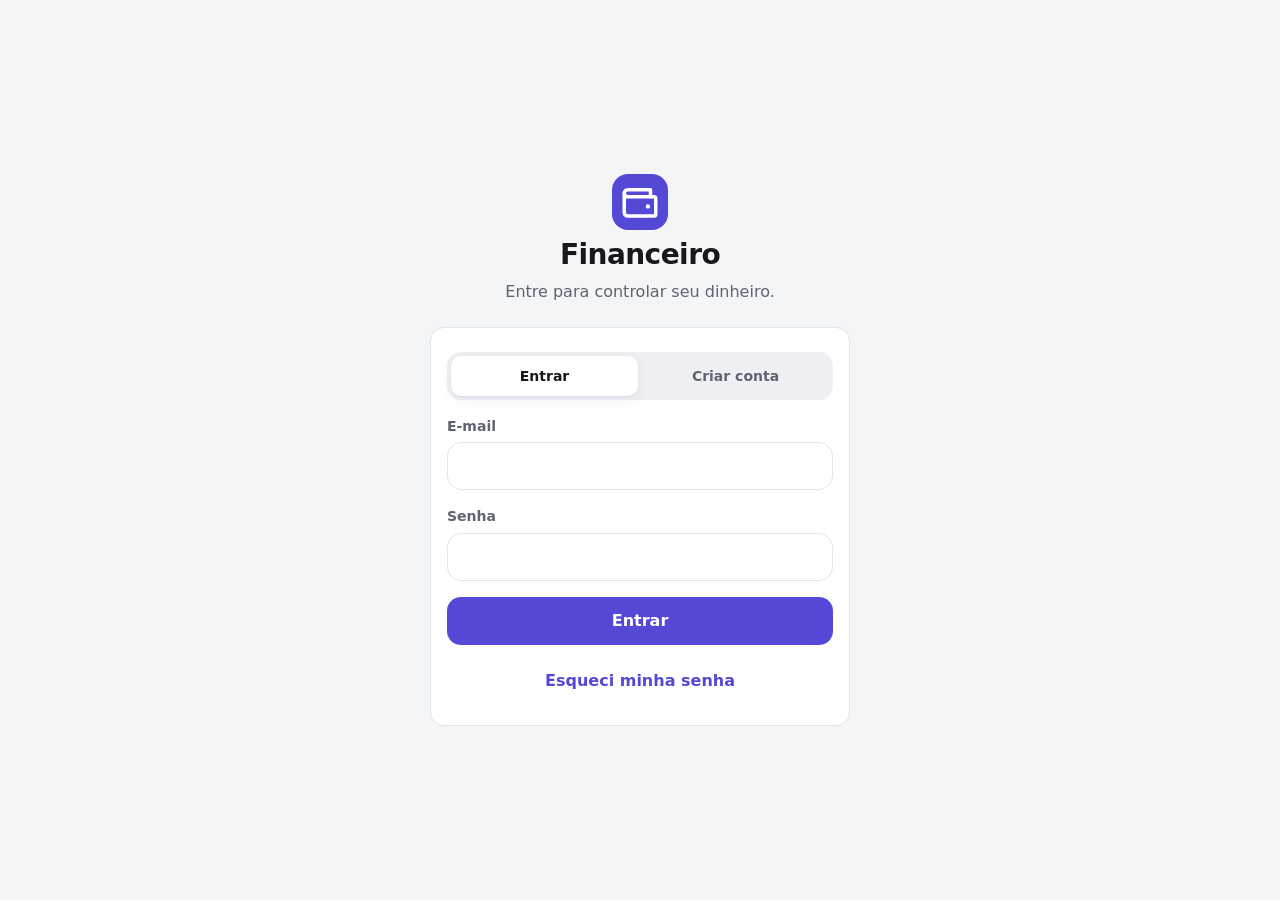
<file: index.html>
<!doctype html>
<html lang="pt-BR" data-theme="light">
<head>
  <meta charset="utf-8">
  <meta name="viewport" content="width=device-width, initial-scale=1, viewport-fit=cover">
  <title>Financeiro</title>
  <!-- CSP: só código do próprio site; conexões apenas com o Supabase. 'unsafe-inline' só em style
       (o app usa style="" para larguras e cores). frame-ancestors não funciona em <meta>; ver README. -->
  <meta http-equiv="Content-Security-Policy" content="default-src 'self'; script-src 'self'; style-src 'self' 'unsafe-inline'; img-src 'self' data:; font-src 'self'; connect-src 'self' https://*.supabase.co; manifest-src 'self'; object-src 'none'; base-uri 'self'; form-action 'self'">
  <meta name="referrer" content="strict-origin-when-cross-origin">
  <meta name="theme-color" content="#f4f5f7">
  <meta name="color-scheme" content="light dark">
  <link rel="manifest" href="manifest.webmanifest">
  <link rel="icon" href="assets/icons/icon.svg" type="image/svg+xml">
  <script src="js/theme-init.js"></script>
  <link rel="stylesheet" href="css/variables.css">
  <link rel="stylesheet" href="css/global.css">
  <link rel="stylesheet" href="css/components.css">
  <link rel="stylesheet" href="css/dashboard.css">
  <link rel="stylesheet" href="css/forms.css">
  <link rel="stylesheet" href="css/cards.css">
  <link rel="stylesheet" href="css/charts.css">
  <link rel="stylesheet" href="css/responsive.css">
</head>
<body>
  <div class="app">
    <aside class="sidebar" id="sidebar"></aside>
    <main class="app-main" id="outlet" tabindex="-1">
      <div class="page" aria-busy="true">
        <div class="skeleton skeleton-line" style="width:40%"></div>
        <div class="skeleton skeleton-block"></div>
        <div class="skeleton skeleton-block"></div>
      </div>
    </main>
    <nav class="bottom-nav" id="bottom-nav" aria-label="Principal"></nav>
  </div>

  <div class="app-main" id="setup-notice" hidden>
    <div class="page">
      <h1>Configuração necessária</h1>
      <div class="card">
        <p>Abra <code>js/config.js</code> e preencha <code>SUPABASE_URL</code> e
        <code>SUPABASE_ANON_KEY</code> com os dados do seu projeto Supabase
        (Project Settings &rarr; API). Detalhes no README.</p>
      </div>
    </div>
  </div>

  <noscript>Este aplicativo precisa de JavaScript para funcionar.</noscript>
  <script type="module" src="js/app.js"></script>
</body>
</html>
</file>
<file: css/variables.css>
/*
 * Tokens de design. É o ÚNICO lugar com cores literais: o resto do CSS
 * usa var(--token). O tema é escolhido por [data-theme] no <html>
 * (definido por js/core/theme.js; o script inline do <head> evita "flash").
 */
:root,
:root[data-theme="light"] {
  color-scheme: light;

  --background: #f4f5f7;
  --surface: #ffffff;
  --surface-2: #eef0f4;
  --text: #16181d;
  --text-secondary: #5d6472;
  --border: #e2e5ea;

  --primary: #5648d6;
  --primary-hover: #4a3dc4;
  --primary-soft: #ecebfb;
  --primary-contrast: #ffffff;

  --success: #15803d;
  --success-soft: #e3f4e9;
  --danger: #c62828;
  --danger-soft: #fbe6e6;
  --warning: #b45309;
  --warning-soft: #fdf0dc;

  /* Gráficos: paleta categórica validada (ordem fixa; ver tests/README dataviz). Slots 1-2 =
     receitas × despesas; 1-6 = fatias da rosca em ordem de tamanho. "outros" = cinza neutro. */
  --viz-1: #2a78d6; --viz-2: #eb6834; --viz-3: #1baf7a;
  --viz-4: #eda100; --viz-5: #e87ba4; --viz-6: #008300;
  --viz-other: #898781;

  --overlay: rgba(15, 17, 22, 0.5);
  --shadow: 0 1px 2px rgba(16, 24, 40, 0.06), 0 4px 16px rgba(16, 24, 40, 0.06);
  --shadow-lg: 0 12px 40px rgba(16, 24, 40, 0.18);
}

:root[data-theme="dark"] {
  color-scheme: dark;

  --background: #0e1014;
  --surface: #171a20;
  --surface-2: #20242c;
  --text: #eceef2;
  --text-secondary: #9aa1af;
  --border: #292e38;

  --primary: #8b80ff;
  --primary-hover: #a097ff;
  --primary-soft: #26234a;
  --primary-contrast: #0e0c26;

  --success: #4ade80;
  --success-soft: #13301f;
  --danger: #ff6b6b;
  --danger-soft: #3a1a1a;
  --warning: #fbbf24;
  --warning-soft: #3a2c10;

  --viz-1: #3987e5; --viz-2: #d95926; --viz-3: #199e70;
  --viz-4: #c98500; --viz-5: #d55181; --viz-6: #008300;
  --viz-other: #898781;

  --overlay: rgba(0, 0, 0, 0.65);
  --shadow: 0 1px 2px rgba(0, 0, 0, 0.4), 0 4px 16px rgba(0, 0, 0, 0.3);
  --shadow-lg: 0 12px 40px rgba(0, 0, 0, 0.6);
}

:root {
  /* Escala de espaçamento, raio e tipografia (compartilhada pelos dois temas). */
  --space-1: 4px;
  --space-2: 8px;
  --space-3: 12px;
  --space-4: 16px;
  --space-5: 24px;
  --space-6: 32px;

  --radius-sm: 8px;
  --radius: 14px;
  --radius-lg: 20px;

  --font: system-ui, -apple-system, "Segoe UI", Roboto, "Helvetica Neue", Arial, sans-serif;
  --fs-xs: 0.75rem;
  --fs-sm: 0.875rem;
  --fs-md: 1rem;
  --fs-lg: 1.25rem;
  --fs-xl: 1.75rem;
  --fs-2xl: 2.25rem;

  --tap: 48px;            /* alvo de toque mínimo confortável */
  --nav-height: 64px;     /* barra inferior (mobile) */
  --sidebar-width: 248px; /* sidebar (desktop) */
  --content-max: 920px;

  --ease: cubic-bezier(0.2, 0.7, 0.2, 1);
}
</file>
<file: css/global.css>
/* Reset leve, tipografia e layout do app shell (mobile-first). */
*,
*::before,
*::after { box-sizing: border-box; }

html { -webkit-text-size-adjust: 100%; }

body {
  margin: 0;
  font-family: var(--font);
  font-size: var(--fs-md);
  line-height: 1.45;
  color: var(--text);
  background: var(--background);
  -webkit-tap-highlight-color: transparent;
  overflow-wrap: anywhere;
}

h1, h2, h3, p { margin: 0; }
h1 { font-size: var(--fs-xl); line-height: 1.2; letter-spacing: -0.02em; }
h2 { font-size: var(--fs-lg); line-height: 1.25; letter-spacing: -0.01em; }
h3 { font-size: var(--fs-md); }

a { color: var(--primary); text-decoration: none; }
a:hover { text-decoration: underline; }

button, input, select, textarea { font: inherit; color: inherit; }
button { cursor: pointer; }

:focus-visible {
  outline: 2px solid var(--primary);
  outline-offset: 2px;
}

img, svg { display: block; max-width: 100%; }

/* Valores monetários alinham melhor com algarismos tabulares. */
.money { font-variant-numeric: tabular-nums; white-space: nowrap; }
.text-secondary { color: var(--text-secondary); }
.text-success { color: var(--success); }
.text-danger { color: var(--danger); }
.text-warning { color: var(--warning); }

.sr-only {
  position: absolute; width: 1px; height: 1px; padding: 0; margin: -1px;
  overflow: hidden; clip: rect(0, 0, 0, 0); white-space: nowrap; border: 0;
}

[hidden] { display: none !important; }

@media (prefers-reduced-motion: reduce) {
  *, *::before, *::after {
    animation-duration: 0.01ms !important;
    transition-duration: 0.01ms !important;
  }
}

/* ---------- App shell ---------- */
.app { min-height: 100dvh; }

.app-main {
  min-width: 0;
  padding: var(--space-4);
  /* espaço para a barra inferior + safe area do iPhone */
  padding-bottom: calc(var(--nav-height) + var(--space-5) + env(safe-area-inset-bottom));
}

.page {
  max-width: var(--content-max);
  margin: 0 auto;
  display: flex;
  flex-direction: column;
  gap: var(--space-5);
  animation: page-in 0.22s var(--ease);
}

@keyframes page-in {
  from { opacity: 0; transform: translateY(6px); }
  to { opacity: 1; transform: none; }
}

.page-header {
  display: flex;
  align-items: center;
  justify-content: space-between;
  gap: var(--space-3);
}
.page-header p { color: var(--text-secondary); font-size: var(--fs-sm); }

.section { display: flex; flex-direction: column; gap: var(--space-3); }
.section-head {
  display: flex; align-items: baseline; justify-content: space-between; gap: var(--space-3);
}
.section-head h2 { font-size: var(--fs-md); }
.section-head a { font-size: var(--fs-sm); }
</file>
<file: css/components.css>
/* Componentes reutilizáveis: botão, campo, card, lista, toast, modal, estados. */

/* ---------- Ícones ---------- */
.icon { width: 22px; height: 22px; flex: none; }

/* ---------- Botões ---------- */
.btn {
  display: inline-flex; align-items: center; justify-content: center; gap: var(--space-2);
  min-height: var(--tap); padding: 0 var(--space-4);
  border: 1px solid transparent; border-radius: var(--radius);
  background: var(--surface-2); color: var(--text);
  font-weight: 600; font-size: var(--fs-md);
  transition: background 0.15s, transform 0.1s, opacity 0.15s;
}
.btn:hover { text-decoration: none; }
.btn:active { transform: scale(0.98); }
.btn[disabled] { opacity: 0.55; cursor: not-allowed; transform: none; }

.btn-primary { background: var(--primary); color: var(--primary-contrast); }
.btn-primary:hover { background: var(--primary-hover); }
.btn-danger { background: var(--danger); color: #fff; }
.btn-ghost { background: transparent; border-color: var(--border); }
.btn-block { width: 100%; }
.btn-link {
  min-height: 40px; border: 0; background: none; color: var(--primary); font-weight: 600;
}
.btn-link:hover { text-decoration: underline; }
.btn-sm { min-height: 40px; padding: 0 var(--space-3); font-size: var(--fs-sm); }

.btn-icon {
  width: 44px; height: 44px; min-height: 0; padding: 0; border-radius: 50%;
  background: transparent; color: var(--text-secondary);
}
.btn-icon:hover { background: var(--surface-2); color: var(--text); }

.btn.is-loading { position: relative; color: transparent; pointer-events: none; }
.btn.is-loading::after {
  content: ""; position: absolute; width: 20px; height: 20px; border-radius: 50%;
  border: 2px solid var(--primary-contrast); border-right-color: transparent;
  animation: spin 0.7s linear infinite;
}
@keyframes spin { to { transform: rotate(360deg); } }

/* ---------- Campos ---------- */
.field { display: flex; flex-direction: column; gap: 6px; }
.field label { font-size: var(--fs-sm); font-weight: 600; color: var(--text-secondary); }
.input, .select, .textarea {
  width: 100%; min-height: var(--tap); padding: 0 var(--space-3);
  border: 1px solid var(--border); border-radius: var(--radius);
  background: var(--surface); color: var(--text);
  /* 16px evita o zoom automático do iOS ao focar */
  font-size: var(--fs-md);
}
.textarea { padding: var(--space-3); min-height: 96px; resize: vertical; }
.input::placeholder { color: var(--text-secondary); opacity: 0.7; }
.input:focus, .select:focus, .textarea:focus {
  outline: none; border-color: var(--primary);
  box-shadow: 0 0 0 3px var(--primary-soft);
}
.field-error { font-size: var(--fs-sm); color: var(--danger); }
.field-hint { font-size: var(--fs-xs); color: var(--text-secondary); }

.form { display: flex; flex-direction: column; gap: var(--space-4); }
.form-error {
  padding: var(--space-3); border-radius: var(--radius-sm);
  background: var(--danger-soft); color: var(--danger); font-size: var(--fs-sm);
}
.form-success {
  padding: var(--space-3); border-radius: var(--radius-sm);
  background: var(--success-soft); color: var(--success); font-size: var(--fs-sm);
}

/* Controle segmentado (ex.: seletor de tema, tipo de movimentação). */
.segmented {
  display: grid; grid-auto-flow: column; grid-auto-columns: 1fr; gap: 4px;
  padding: 4px; border-radius: var(--radius); background: var(--surface-2);
}
.segmented button {
  min-height: 40px; border: 0; border-radius: calc(var(--radius) - 4px);
  background: transparent; color: var(--text-secondary); font-weight: 600; font-size: var(--fs-sm);
}
.segmented button[aria-pressed="true"],
.segmented button[aria-selected="true"] {
  background: var(--surface); color: var(--text); box-shadow: var(--shadow);
}

/* ---------- Card ---------- */
.card {
  background: var(--surface); border: 1px solid var(--border);
  border-radius: var(--radius); padding: var(--space-4);
}
.card-flat { padding: 0; overflow: hidden; }

.stat-grid { display: grid; grid-template-columns: repeat(3, 1fr); gap: var(--space-3); }
.stat { display: flex; flex-direction: column; gap: 2px; min-width: 0; }
.stat-label { font-size: var(--fs-xs); color: var(--text-secondary); }
.stat-value { font-size: var(--fs-md); font-weight: 700; }

/* ---------- Lista ---------- */
.list { list-style: none; margin: 0; padding: 0; }
.list-item {
  display: flex; align-items: center; gap: var(--space-3);
  min-height: 60px; padding: var(--space-3) var(--space-4);
  color: inherit;
}
.list-item + .list-item { border-top: 1px solid var(--border); }
a.list-item:hover { background: var(--surface-2); text-decoration: none; }
button.list-item { width: 100%; border: 0; background: none; text-align: left; font: inherit; color: inherit; cursor: pointer; }
button.list-item:hover { background: var(--surface-2); }
.list-item-main { flex: 1; min-width: 0; display: flex; flex-direction: column; }
.list-item-title {
  font-weight: 600; white-space: nowrap; overflow: hidden; text-overflow: ellipsis;
}
.list-item-sub { font-size: var(--fs-sm); color: var(--text-secondary); }
.list-item-end { text-align: right; font-weight: 700; }

.avatar {
  width: 40px; height: 40px; flex: none; border-radius: 12px;
  display: grid; place-items: center; font-size: 1.2rem;
  background: var(--surface-2); color: var(--text-secondary);
}

.badge {
  display: inline-flex; align-items: center; padding: 2px 8px; border-radius: 999px;
  font-size: var(--fs-xs); font-weight: 600; background: var(--surface-2); color: var(--text-secondary);
}
.badge-success { background: var(--success-soft); color: var(--success); }
.badge-danger { background: var(--danger-soft); color: var(--danger); }
.badge-warning { background: var(--warning-soft); color: var(--warning); }

/* ---------- Barra de progresso (orçamento, categorias, metas) ---------- */
.bar { height: 8px; border-radius: 999px; background: var(--surface-2); overflow: hidden; }
.bar > span {
  display: block; height: 100%; width: var(--value, 0%); border-radius: inherit;
  background: var(--bar-color, var(--primary)); transition: width 0.5s var(--ease);
}

/* ---------- Estados vazio / carregando ---------- */
.empty {
  display: flex; flex-direction: column; align-items: center; text-align: center;
  gap: var(--space-2); padding: var(--space-5) var(--space-4);
}
.empty-icon {
  width: 56px; height: 56px; border-radius: 50%; display: grid; place-items: center;
  background: var(--primary-soft); color: var(--primary); margin-bottom: var(--space-2);
}
.empty-icon .icon { width: 28px; height: 28px; }
.empty h3 { font-size: var(--fs-md); }
.empty p { color: var(--text-secondary); font-size: var(--fs-sm); max-width: 32ch; }
.empty .btn { margin-top: var(--space-3); }

.skeleton {
  border-radius: var(--radius-sm);
  background: linear-gradient(90deg, var(--surface-2) 25%, var(--border) 50%, var(--surface-2) 75%);
  background-size: 200% 100%; animation: shimmer 1.3s linear infinite;
}
@keyframes shimmer { to { background-position: -200% 0; } }
.skeleton-line { height: 14px; }
.skeleton-block { height: 96px; border-radius: var(--radius); }

.page-error { text-align: center; }

/* ---------- Toast ---------- */
.toast-region {
  position: fixed; left: 0; right: 0; z-index: 100; pointer-events: none;
  bottom: calc(var(--nav-height) + var(--space-4) + env(safe-area-inset-bottom));
  display: flex; flex-direction: column; align-items: center; gap: var(--space-2);
  padding: 0 var(--space-4);
}
.toast {
  pointer-events: auto; display: flex; align-items: center; gap: var(--space-2);
  max-width: 420px; padding: 12px var(--space-4); border-radius: var(--radius);
  background: var(--text); color: var(--background); font-size: var(--fs-sm); font-weight: 600;
  box-shadow: var(--shadow-lg); animation: toast-in 0.25s var(--ease);
}
.toast .icon { width: 18px; height: 18px; }
.toast-success .icon { color: var(--success); }
.toast-error .icon { color: var(--danger); }
.toast.is-leaving { opacity: 0; transform: translateY(8px); transition: 0.2s; }
@keyframes toast-in { from { opacity: 0; transform: translateY(12px) scale(0.97); } }

/* ---------- Modal (<dialog>): bottom sheet no celular, centralizado no desktop ---------- */
.modal {
  width: 100%; max-width: 100%; max-height: 92dvh; margin: auto 0 0; padding: 0;
  border: 0; border-radius: var(--radius-lg) var(--radius-lg) 0 0;
  background: var(--surface); color: var(--text); overflow: hidden;
  box-shadow: var(--shadow-lg);
}
.modal[open] { display: flex; flex-direction: column; animation: sheet-in 0.28s var(--ease); }
.modal::backdrop { background: var(--overlay); animation: fade-in 0.2s; }
@keyframes sheet-in { from { transform: translateY(100%); } }
@keyframes fade-in { from { opacity: 0; } }

.modal-head {
  display: flex; align-items: center; justify-content: space-between; gap: var(--space-3);
  padding: var(--space-4) var(--space-4) var(--space-2);
}
.modal-head h2 { font-size: var(--fs-lg); }
.modal-body {
  padding: var(--space-2) var(--space-4) var(--space-4); overflow-y: auto;
  padding-bottom: calc(var(--space-4) + env(safe-area-inset-bottom));
}
.modal-actions { display: flex; gap: var(--space-3); margin-top: var(--space-4); }
.modal-actions .btn { flex: 1; }

/* ---------- Navegação ---------- */
.bottom-nav {
  position: fixed; left: 0; right: 0; bottom: 0; z-index: 50;
  height: calc(var(--nav-height) + env(safe-area-inset-bottom));
  padding-bottom: env(safe-area-inset-bottom);
  display: grid; grid-template-columns: repeat(5, 1fr); align-items: center;
  background: var(--surface); border-top: 1px solid var(--border);
}
.nav-link {
  display: flex; flex-direction: column; align-items: center; justify-content: center; gap: 2px;
  height: var(--nav-height); color: var(--text-secondary);
  font-size: 0.6875rem; font-weight: 600; text-decoration: none; white-space: nowrap;
}
.nav-link:hover { text-decoration: none; }
.nav-link[aria-current="page"] { color: var(--primary); }

/* Botão central "+": grande e elevado, é a ação principal do app. */
.nav-add { display: flex; justify-content: center; }
.nav-add-btn {
  width: 60px; height: 60px; margin-top: -26px; border-radius: 50%; border: 4px solid var(--background);
  background: var(--primary); color: var(--primary-contrast);
  display: grid; place-items: center; box-shadow: var(--shadow-lg);
  transition: transform 0.12s var(--ease);
}
.nav-add-btn:active { transform: scale(0.92); }
.nav-add-btn .icon { width: 28px; height: 28px; }

.sidebar { display: none; }

/* Botão que ocupa o miolo de uma linha de lista (ex.: nome do investimento, com outro botão ao lado). */
.row-main-btn {
  border: 0; background: none; padding: 0; text-align: left; font: inherit; color: inherit; cursor: pointer;
}
.goal-detail { display: flex; flex-direction: column; gap: var(--space-3); }
</file>
<file: css/dashboard.css>
/* Dashboard e páginas de conteúdo. */

.dash-cols { display: flex; flex-direction: column; gap: var(--space-5); }

.forecast-card { display: flex; flex-direction: column; gap: var(--space-2); }
.forecast-head { display: flex; align-items: center; gap: var(--space-2); }
.forecast-head .icon { width: 20px; height: 20px; color: var(--primary); }

.greeting { display: flex; flex-direction: column; gap: 2px; }
.greeting p { color: var(--text-secondary); font-size: var(--fs-sm); }

.balance-card {
  display: flex; flex-direction: column; gap: var(--space-4);
  background: var(--primary); color: var(--primary-contrast);
  border-color: transparent; padding: var(--space-5) var(--space-4);
}
.balance-label { font-size: var(--fs-sm); opacity: 0.85; }
.balance-value {
  font-size: var(--fs-2xl); font-weight: 800; letter-spacing: -0.03em; line-height: 1.1;
}
.balance-card .btn {
  background: var(--primary-contrast); color: var(--primary);
}
.balance-card .btn:hover { background: var(--primary-contrast); opacity: 0.92; }

.summary { display: grid; grid-template-columns: repeat(3, 1fr); gap: var(--space-2); }
.summary .card { padding: var(--space-3); display: flex; flex-direction: column; gap: 2px; min-width: 0; }
.summary .stat-value { font-size: var(--fs-sm); }

.cat-row { display: flex; flex-direction: column; gap: 6px; padding: var(--space-3) var(--space-4); }
.cat-row + .cat-row { border-top: 1px solid var(--border); }
.cat-row-head { display: flex; align-items: center; justify-content: space-between; gap: var(--space-3); }
.cat-row-name { display: flex; align-items: center; gap: var(--space-2); font-weight: 600; min-width: 0; }
.cat-row-name span:last-child { overflow: hidden; text-overflow: ellipsis; white-space: nowrap; }
.cat-row-value { font-size: var(--fs-sm); font-weight: 700; }
.cat-row-pct { font-size: var(--fs-xs); color: var(--text-secondary); font-weight: 400; }

.menu-list .list-item { min-height: 64px; }
.menu-list .icon-lead { color: var(--primary); }
.menu-list .chevron { color: var(--text-secondary); width: 18px; height: 18px; }

.settings-group { display: flex; flex-direction: column; gap: var(--space-3); }
.settings-row { display: flex; flex-direction: column; gap: var(--space-2); }
</file>
<file: css/forms.css>
/* Formulários de movimentação/conta/categoria: chips, valor, seletores. */

/* ---------- Chips (escolha rápida por toque) ---------- */
.chips { display: flex; flex-wrap: wrap; gap: var(--space-2); }
.chip {
  display: inline-flex; align-items: center; gap: 6px; min-height: 44px; max-width: 100%;
  padding: 0 var(--space-3); border: 1px solid var(--border); border-radius: 999px;
  background: var(--surface); color: var(--text); font-size: var(--fs-sm); font-weight: 600;
  transition: background 0.12s, border-color 0.12s, transform 0.1s;
}
.chip:active { transform: scale(0.96); }
.chip[aria-pressed="true"] {
  background: var(--primary-soft); border-color: var(--primary); color: var(--primary);
}
.chip-sub { min-height: 36px; font-weight: 500; }
.chip-add { border-style: dashed; color: var(--text-secondary); }

/* ---------- Lançamento rápido ---------- */
.qa { display: flex; flex-direction: column; gap: var(--space-4); }
.qa-amount {
  display: flex; align-items: baseline; justify-content: center; gap: var(--space-2);
  padding: var(--space-3) 0; --amount-color: var(--text);
}
.qa-amount[data-type="expense"] { --amount-color: var(--danger); }
.qa-amount[data-type="income"] { --amount-color: var(--success); }
.qa-amount[data-type="investment"] { --amount-color: var(--primary); }
.qa-currency { flex: none; white-space: nowrap; font-size: var(--fs-lg); font-weight: 700; color: var(--text-secondary); }
.qa-amount input {
  flex: 0 1 12ch; min-width: 0; border: 0; background: transparent; padding: 0;
  font-size: 2.5rem; font-weight: 800; letter-spacing: -0.03em; line-height: 1.1;
  color: var(--amount-color); font-variant-numeric: tabular-nums; text-align: left;
}
.qa-amount input { field-sizing: content; min-width: 4ch; max-width: 100%; flex: 0 1 auto; }
.qa-amount input:focus { outline: none; }
.qa-amount input::placeholder { color: var(--text-secondary); opacity: 0.4; }

.qa-section { display: flex; flex-direction: column; gap: var(--space-2); }
.qa-label {
  font-size: var(--fs-xs); font-weight: 700; letter-spacing: 0.04em; text-transform: uppercase;
  color: var(--text-secondary);
}
.qa-sublabel { width: 100%; margin-top: var(--space-1); }
.qa-more summary {
  min-height: 40px; display: flex; align-items: center; cursor: pointer;
  color: var(--primary); font-weight: 600; font-size: var(--fs-sm);
}
.qa-more[open] summary { margin-bottom: var(--space-2); }
.qa-more .form { gap: var(--space-3); }

/* Botões de ação sempre visíveis no rodapé do modal, mesmo com a lista rolando. */
.qa-actions {
  position: sticky; bottom: calc(-1 * var(--space-4) - env(safe-area-inset-bottom));
  display: flex; gap: var(--space-3); padding: var(--space-3) 0 0; margin-top: var(--space-2);
  background: linear-gradient(to bottom, transparent, var(--surface) 20%);
}
.qa-actions .btn { flex: 1; }
.qa-actions .btn-save { flex: 2; }

/* ---------- Seletor de cor e ícone (categorias) ---------- */
.swatches, .emoji-grid { display: flex; flex-wrap: wrap; gap: var(--space-2); }
.swatch {
  width: 36px; height: 36px; border-radius: 50%; border: 3px solid transparent;
  background: var(--swatch); box-shadow: 0 0 0 1px var(--border);
}
.swatch[aria-pressed="true"] { border-color: var(--surface); box-shadow: 0 0 0 2px var(--text); }
.emoji-btn {
  width: 44px; height: 44px; border-radius: var(--radius-sm); border: 1px solid var(--border);
  background: var(--surface); font-size: 1.3rem;
}
.emoji-btn[aria-pressed="true"] { border-color: var(--primary); background: var(--primary-soft); }

/* ---------- Listas de gestão (contas, categorias, movimentações) ---------- */
.toolbar { display: flex; gap: var(--space-2); align-items: center; }
.toolbar .input { flex: 1; min-width: 0; }
.month-nav { display: flex; align-items: center; justify-content: space-between; gap: var(--space-2); }
.month-nav strong { flex: 1; text-align: center; }
.filter-chips { display: flex; gap: var(--space-2); overflow-x: auto; padding-bottom: 2px; scrollbar-width: none; }
.filter-chips::-webkit-scrollbar { display: none; }
.filter-chips .chip { flex: none; }

.day-head {
  display: flex; justify-content: space-between; align-items: baseline;
  padding: var(--space-2) var(--space-1) 0; font-size: var(--fs-sm); font-weight: 700; color: var(--text-secondary);
}
.day-group { display: flex; flex-direction: column; gap: var(--space-2); }
li[data-id][tabindex] { cursor: pointer; }
li[data-id][tabindex]:hover { background: var(--surface-2); }

.cat-card { display: flex; flex-direction: column; }
.cat-card-head {
  display: flex; align-items: center; gap: var(--space-3); width: 100%; min-height: 60px;
  padding: var(--space-3) var(--space-4); border: 0; background: none; text-align: left; color: inherit;
}
.cat-dot { width: 10px; height: 10px; border-radius: 50%; background: var(--dot, var(--primary)); flex: none; }
.cat-card .chips { padding: 0 var(--space-4) var(--space-4); }
.total-line { display: flex; justify-content: space-between; align-items: baseline; }

@media (max-width: 380px) {
  .qa-amount input { font-size: 2.1rem; }
}

/* ---------- filtros de Movimentações ---------- */
.filters-btn { flex: none; position: relative; }
.filters-count {
  min-width: 20px; height: 20px; padding: 0 6px; border-radius: 999px;
  display: inline-grid; place-items: center;
  background: var(--primary); color: var(--primary-contrast); font-size: var(--fs-xs); font-weight: 700;
}
.active-filters { display: flex; flex-wrap: wrap; align-items: center; gap: var(--space-2); }
.chip-removable { min-height: 36px; background: var(--primary-soft); border-color: var(--primary); color: var(--primary); }
.filter-summary {
  padding: var(--space-3); border-radius: var(--radius-sm); background: var(--surface-2);
  font-size: var(--fs-sm); font-weight: 600;
}
.field-label { font-size: var(--fs-sm); font-weight: 600; color: var(--text-secondary); }
</file>
<file: css/cards.css>
/* Cartões, faturas e parcelamentos. */

.card-tile { display: flex; flex-direction: column; gap: var(--space-3); color: inherit; }
.card-tile:hover { text-decoration: none; border-color: var(--primary); }
.tile-head { display: flex; align-items: center; gap: var(--space-3); }
.tile-row { display: flex; justify-content: space-between; align-items: center; gap: var(--space-3); }

/* Fatura fechada aguardando pagamento: destaque acima do resumo. */
.tile-alert {
  display: flex; justify-content: space-between; align-items: center; gap: var(--space-3);
  padding: var(--space-3); border-radius: var(--radius-sm);
  background: var(--warning-soft); color: var(--warning); font-size: var(--fs-sm); font-weight: 600;
}
.tile-alert-overdue { background: var(--danger-soft); color: var(--danger); }

.limit { display: flex; flex-direction: column; gap: var(--space-2); }
.limit-labels {
  display: flex; justify-content: space-between; flex-wrap: wrap; gap: var(--space-1) var(--space-3);
  font-size: var(--fs-xs);
}

.invoice-card { display: flex; flex-direction: column; gap: var(--space-3); }
.invoice-total { font-size: var(--fs-2xl); font-weight: 800; letter-spacing: -0.03em; line-height: 1.1; }

.header-title { display: flex; align-items: center; gap: var(--space-2); min-width: 0; }
.header-title h1 { overflow: hidden; text-overflow: ellipsis; white-space: nowrap; }
.header-title p { color: var(--text-secondary); font-size: var(--fs-sm); }
.back-link { flex: none; margin-left: calc(-1 * var(--space-2)); }

.field-row { display: grid; grid-template-columns: 1fr 1fr; gap: var(--space-3); }
.stack { display: flex; flex-direction: column; gap: var(--space-3); margin: var(--space-3) 0; }

/* Detalhe da compra parcelada. */
.pd-list { margin: var(--space-3) 0; border: 1px solid var(--border); border-radius: var(--radius); overflow: hidden; }
.pd-current { background: var(--primary-soft); }
.pd-end { display: flex; flex-direction: column; align-items: flex-end; gap: 4px; font-weight: 700; }

.dash-invoice .list-item-end { display: flex; flex-direction: column; align-items: flex-end; gap: 4px; }

/* Área da fatura: espaçamento entre navegação, resumo e lista. */
#invoice-area { display: flex; flex-direction: column; gap: var(--space-4); }

/* Botões pequenos de cabeçalho nunca quebram linha nem encolhem. */
.page-header .btn, .section-head .btn { flex: none; white-space: nowrap; }
.header-title { flex: 1; }
.header-title > div { min-width: 0; }

/* ---------- Importação de fatura (PDF) ---------- */
.header-actions { display: flex; gap: var(--space-2); flex-wrap: wrap; justify-content: flex-end; }

.imp { display: flex; flex-direction: column; gap: var(--space-3); }
.imp-list { list-style: none; margin: 0; padding: 0; border: 1px solid var(--border); border-radius: var(--radius); overflow: hidden; }
.imp-row {
  display: grid; grid-template-columns: auto 1fr auto; gap: var(--space-3); align-items: start;
  padding: var(--space-3);
}
.imp-row + .imp-row { border-top: 1px solid var(--border); }
.imp-row.is-off { opacity: 0.6; }
.imp-check { width: 22px; height: 22px; margin-top: 10px; accent-color: var(--primary); }
.imp-main { display: flex; flex-direction: column; gap: var(--space-2); min-width: 0; }
.imp-desc, .imp-cat { min-height: 40px; }
.imp-meta { display: flex; flex-wrap: wrap; gap: var(--space-1) var(--space-3); font-size: var(--fs-xs); color: var(--text-secondary); }
.imp-amount { margin-top: 10px; white-space: nowrap; }
.imp-summary {
  display: flex; flex-direction: column; gap: 2px; font-size: var(--fs-sm);
  position: sticky; bottom: 0; padding: var(--space-3) 0; background: var(--surface);
}
</file>
<file: css/charts.css>
/* Gráficos do dashboard. Cores só por tokens (--viz-*); traços finos e grade discreta. */

/* cada elemento colorido define --c pela classe do "slot" */
.viz-c1 { --c: var(--viz-1); } .viz-c2 { --c: var(--viz-2); } .viz-c3 { --c: var(--viz-3); }
.viz-c4 { --c: var(--viz-4); } .viz-c5 { --c: var(--viz-5); } .viz-c6 { --c: var(--viz-6); }
.viz-other { --c: var(--viz-other); }

.dot { display: inline-block; flex: none; width: 10px; height: 10px; border-radius: 50%; background: var(--c); }

/* ---------- rosca ---------- */
.donut { display: flex; flex-direction: column; align-items: center; gap: var(--space-3); }
.donut-svg { width: min(100%, 190px); height: auto; }
.donut-seg { stroke: var(--c); stroke-width: 14; transition: opacity 0.15s, stroke-width 0.15s; }
.donut[data-active]:not([data-active=""]) .donut-seg:not(.is-active) { opacity: 0.3; }
.donut-seg.is-active { stroke-width: 17; }
.donut-label { font-size: 7px; fill: var(--text-secondary); }
.donut-value { font-size: 11px; font-weight: 700; fill: var(--text); }

.legend-list { list-style: none; margin: 0; padding: 0; width: 100%; }
.legend-row {
  display: flex; align-items: center; gap: var(--space-3); width: 100%; min-height: 44px;
  padding: 0 var(--space-2); border: 0; border-radius: var(--radius-sm);
  background: none; color: inherit; text-align: left;
}
.legend-row:hover { background: var(--surface-2); }
.legend-name { flex: 1; min-width: 0; overflow: hidden; text-overflow: ellipsis; white-space: nowrap; font-weight: 600; }
.legend-value { font-size: var(--fs-sm); font-weight: 700; }
.pct { color: var(--text-secondary); font-weight: 400; font-size: var(--fs-xs); }

/* ---------- barras por mês ---------- */
.mchart { display: flex; flex-direction: column; gap: var(--space-3); width: 100%; max-width: 560px; margin-inline: auto; } /* no desktop o cartão é largo: sem limite o SVG cresceria junto */
.legend-inline { display: flex; gap: var(--space-4); font-size: var(--fs-sm); color: var(--text-secondary); }
.legend-inline span { display: inline-flex; align-items: center; gap: 6px; }

.mchart-svg { display: block; width: 100%; height: auto; }
.mb-grid, .mb-axis { stroke: var(--border); stroke-width: 1; }
.mb-tick, .mb-x { font-size: 10px; fill: var(--text-secondary); }
.mb-x { text-transform: capitalize; }
.mb-x.is-current { font-weight: 700; fill: var(--text); }
.mb-bar { fill: var(--c); }
.mb-sel { fill: var(--surface-2); opacity: 0; transition: opacity 0.12s; }
.mb-group.is-selected .mb-sel { opacity: 1; }
.mb-hit { fill: transparent; cursor: pointer; }
.mb-group:focus { outline: none; }
.mb-group:focus-visible .mb-sel { opacity: 1; stroke: var(--primary); stroke-width: 2; }

.mb-detail {
  display: flex; flex-wrap: wrap; align-items: baseline; gap: var(--space-1) var(--space-4);
  font-size: var(--fs-sm); min-height: 2.6em;
}
.detail-item { display: inline-flex; align-items: center; gap: 6px; white-space: nowrap; }
.chart-note, .chart-empty { font-size: var(--fs-xs); color: var(--text-secondary); }
.chart-empty { padding: var(--space-4) 0; text-align: center; font-size: var(--fs-sm); }

/* ---------- visão em tabela (equivalente acessível do gráfico) ---------- */
.viz-table summary { min-height: 40px; display: flex; align-items: center; cursor: pointer; color: var(--primary); font-weight: 600; font-size: var(--fs-sm); }
.table-scroll { overflow-x: auto; }
.viz-table table { width: 100%; border-collapse: collapse; font-size: var(--fs-sm); }
.viz-table th, .viz-table td { padding: 6px 8px; text-align: right; border-bottom: 1px solid var(--border); white-space: nowrap; }
.viz-table thead th, .viz-table tbody th { text-align: left; font-weight: 600; text-transform: capitalize; }
.viz-table thead th { color: var(--text-secondary); font-weight: 500; }

@media (prefers-reduced-motion: reduce) {
  .donut-seg, .mb-sel { transition: none; }
}
</file>
<file: css/responsive.css>
/* Breakpoints (mobile-first): 600px (tablet) e 900px (desktop com sidebar). */

/* Telas muito estreitas (360px): compacta valores para não cortar texto. */
@media (max-width: 380px) {
  :root { --fs-2xl: 1.9rem; }
  .app-main { padding: var(--space-3); padding-bottom: calc(var(--nav-height) + var(--space-5) + env(safe-area-inset-bottom)); }
  .summary .stat-value { font-size: 0.8125rem; }
}

@media (min-width: 600px) {
  .app-main { padding: var(--space-5); padding-bottom: calc(var(--nav-height) + var(--space-5) + env(safe-area-inset-bottom)); }
  .summary .stat-value { font-size: var(--fs-md); }

  /* Modal centralizado (deixa de ser bottom sheet). */
  .modal {
    max-width: 480px; margin: auto; border-radius: var(--radius-lg);
  }
  .modal[open] { animation: modal-in 0.22s var(--ease); }
  @keyframes modal-in { from { opacity: 0; transform: translateY(12px) scale(0.97); } }
}

@media (min-width: 900px) {
  .app { display: grid; grid-template-columns: var(--sidebar-width) minmax(0, 1fr); }
  .app-main { padding: var(--space-6); padding-bottom: var(--space-6); }
  .bottom-nav { display: none; }

  .toast-region { bottom: var(--space-5); }

  .sidebar {
    display: flex; flex-direction: column; gap: var(--space-4);
    position: sticky; top: 0; height: 100dvh; padding: var(--space-5) var(--space-3);
    background: var(--surface); border-right: 1px solid var(--border); overflow-y: auto;
  }
  .sidebar-brand {
    display: flex; align-items: center; gap: var(--space-2);
    padding: 0 var(--space-3); font-weight: 800; font-size: var(--fs-lg);
  }
  .sidebar-brand .icon { color: var(--primary); }
  .sidebar-nav { display: flex; flex-direction: column; gap: 2px; flex: 1; }
  .sidebar-link {
    display: flex; align-items: center; gap: var(--space-3);
    min-height: 44px; padding: 0 var(--space-3); border-radius: var(--radius-sm);
    color: var(--text-secondary); font-weight: 600; text-decoration: none;
  }
  .sidebar-link:hover { background: var(--surface-2); text-decoration: none; color: var(--text); }
  .sidebar-link[aria-current="page"] { background: var(--primary-soft); color: var(--primary); }
  .sidebar-foot { display: flex; flex-direction: column; gap: var(--space-2); }

  /* No desktop a "hero" do saldo tem espaço para o botão ao lado do valor. */
  .balance-card { flex-direction: row; align-items: center; justify-content: space-between; }
  .balance-card .btn { min-width: 220px; }

  /* Dashboard em duas colunas nas seções secundárias. */
  .dash-cols { display: grid; grid-template-columns: minmax(0, 1fr) minmax(0, 1fr); gap: var(--space-5); align-items: start; }
}
</file>
<file: css/auth.css>
/* Tela de login/cadastro. */
.auth {
  min-height: 100dvh; display: flex; flex-direction: column; justify-content: center;
  align-items: center; gap: var(--space-5); padding: var(--space-5) var(--space-4);
}
.auth-brand { display: flex; flex-direction: column; align-items: center; gap: var(--space-2); text-align: center; }
.auth-brand img { border-radius: 16px; }
.auth-card {
  width: 100%; max-width: 420px; display: flex; flex-direction: column; gap: var(--space-4);
  padding: var(--space-5) var(--space-4);
}
.auth-card .form { margin-top: var(--space-4); }
.auth-card #view-forgot .form,
.auth-card #view-reset .form { margin-top: 0; }
</file>
